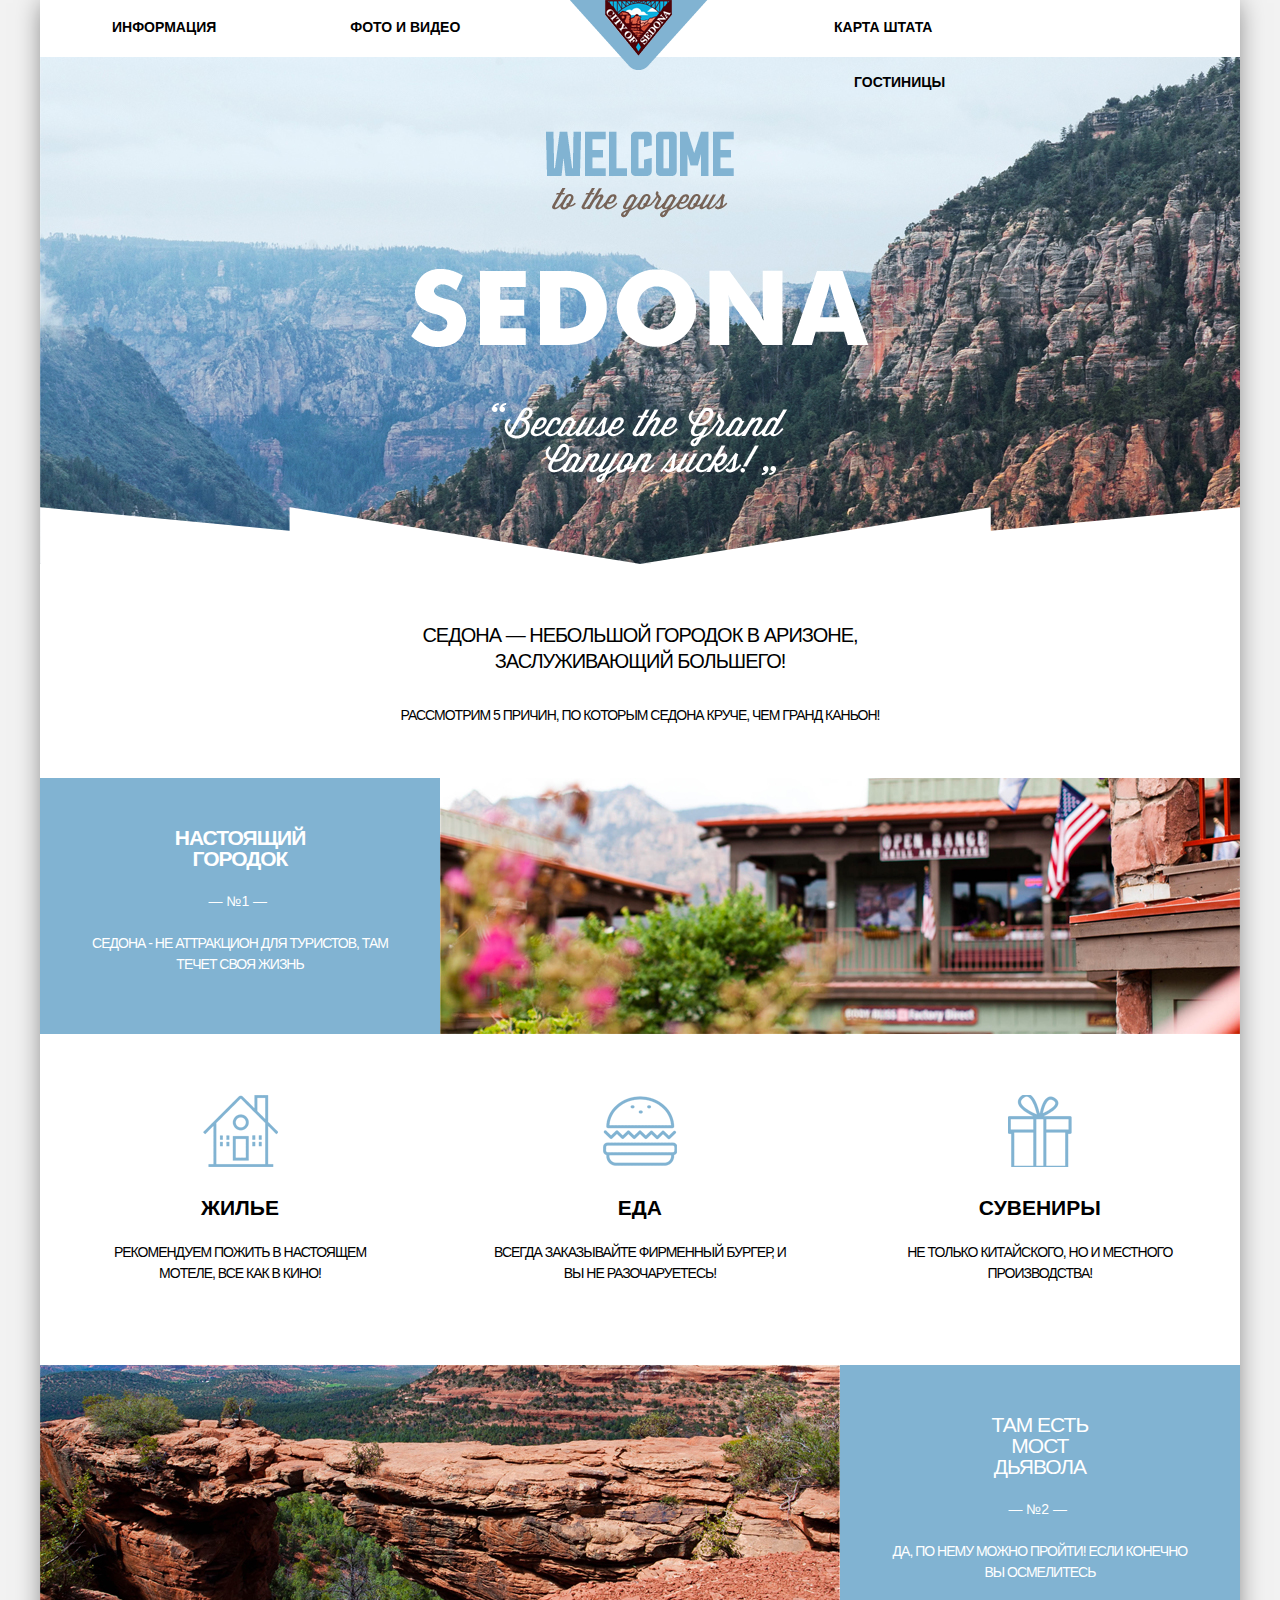
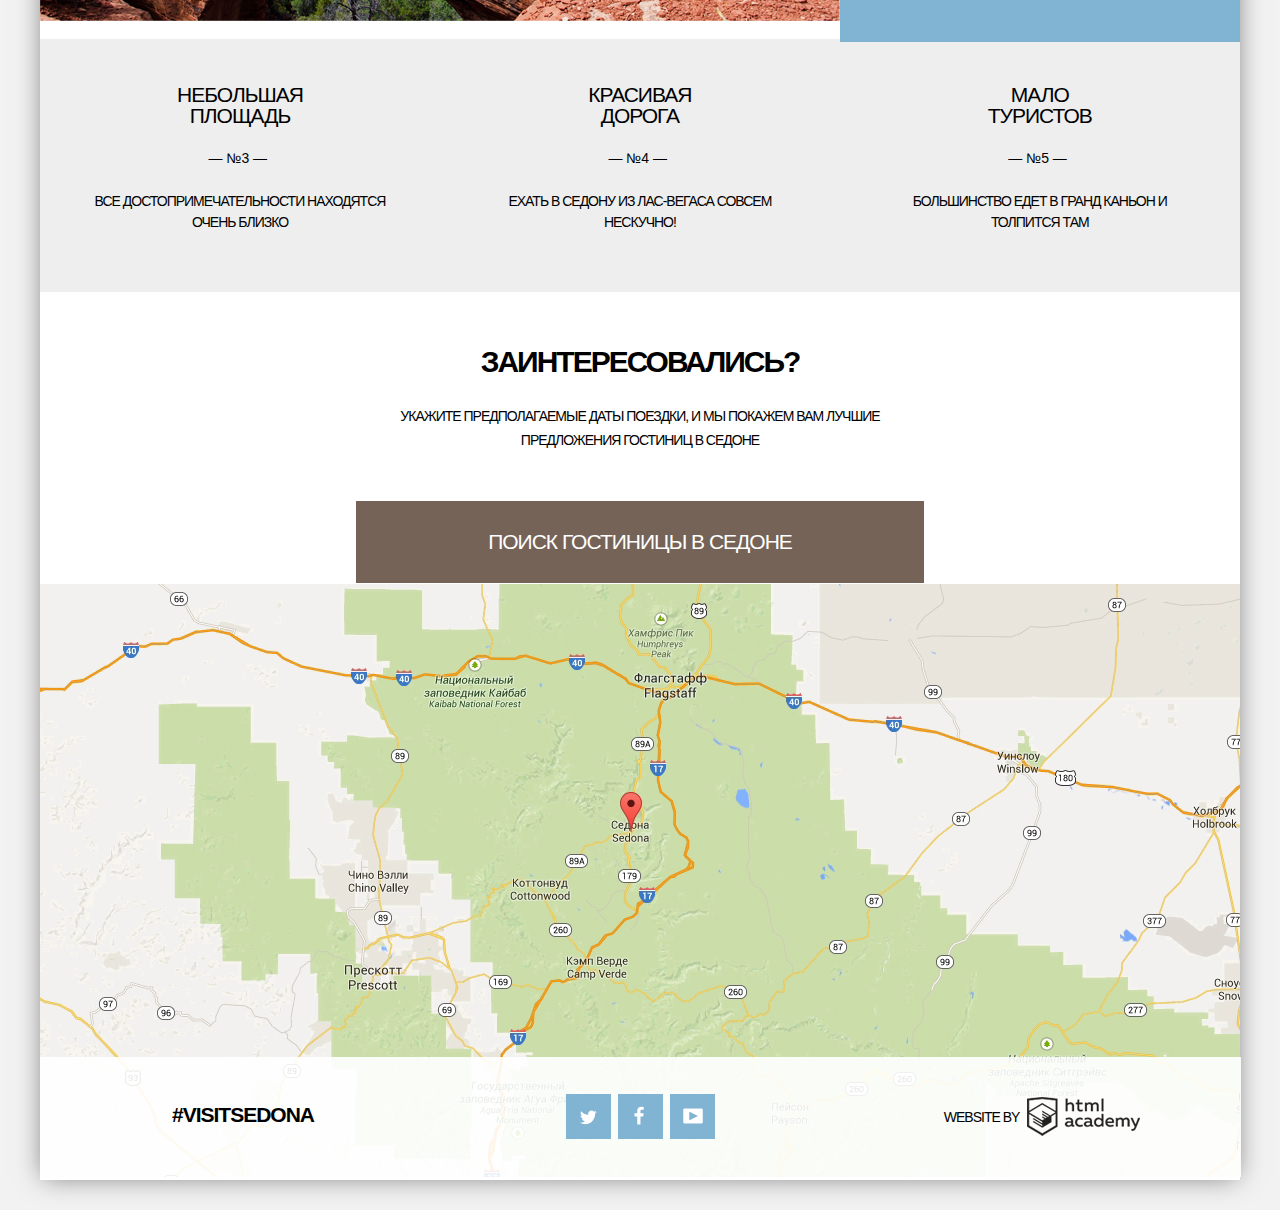
<file: index.html>
<!DOCTYPE html>
<html lang="en">
	<head>
		<meta charset="UTF-8">
		<title>Sedona</title>
		<link href="css/normalize.css" rel="stylesheet">
		<link href="css/style.css" rel="stylesheet">	
	</head>
	<body>
		<header class="main-header">
			<div class="container clearfix">
				<ul class="left-items">
					<li><a href="">информация</a></li>
					<li><a href="">фото и видео</a></li>
				</ul>
				<div class="logo">
					<img src="img/logo.png" alt="logo">
				</div>		
				<ul class="right-items">
					<li><a href="#">карта штата</a></li>
					<li><a href="#">гостиницы</a></li>
				</ul>
			</div>
		</header>
		<main class="wrapper">
			<div class="slogan">
				<div class="greeting">
					<img src="img/welcome.png" alt="welcome" width="188" height="45">
				</div>
				<div class="text">
					<img src="img/text.png" alt="to the gorgeous" width="176" height="30">
				</div>
				<div class="city-name">
					<img src="img/sedona.png" alt="sedona" width="458" height="78">
				</div>
				<div class="quote">
					<img src="img/quote.png" alt="quote" width="296" height="80">
				</div>
			</div>
			<div class="sub-container">pattern</div>
			<div class="description">
				<h3 class="title">седона — небольшой городок в аризоне, заслуживающий большего!</h3>
				<p class="text">Рассмотрим 5 причин, по которым Седона круче, чем гранд каньон!</p>
			</div>
			<div class="first-reason-container">
				<div class="block-text">
					<div class="block-text-wrapper">
						<h4 class="subtitle">настоящий городок</h4>
						<b class="number">— №1 —</b>
						<p class="short-text">седона - не аттракцион для туристов, там течет своя жизнь</p>
					</div>
				</div>
				<div class="city-foto">
					<img src="img/city.jpg" alt="city-foto" width="800" height="256">
				</div>
			</div>
			<div class="features">
				<div class="features-container house">
					<h4 class="features-title ">жилье</h4>
					<p class="features-text">рекомендуем пожить в настоящем мотеле, все как в кино!</p>
				</div>
				<div class="features-container food">
					<h4 class="features-title">еда</h4>
					<p class="features-text">всегда заказывайте фирменный 	бургер,  и вы не разочаруетесь!</p>
				</div>
				<div class="features-container souvenirs">
					<h4 class="features-title">сувениры</h4>
					<p class="features-text">не только китайского, но и местного производства!</p>
				</div>
			</div>
			<div class="second-reason-container">
				<div class="second-reason-foto">
					<img src="img/bridge.jpg" alt="bridge" width="800" height="256">
				</div>
				<div class="second-reason-block">
					<div class="second-reason-wrapper">
						<h4 class="second-reason-subtitle">там есть мост дьявола</h4>
						<b class="second-reason-number">— №2 —</b>
						<p class="second-reason-short-text">да, по нему можно пройти! Если конечно вы осмелитесь</p>
					</div>
				</div>
			</div>	
			<div class="reasons">
				<div class="reasons-wrapper">
					<h4 class="reasons-subtitle">небольшая площадь</h4>
					<b class="reasons-number">— №3 —</b>
					<p class="reasons-short-text">все достопримечательности находятся очень близко</p>
				</div>
				<div class="reasons-wrapper">
					<h4 class="reasons-subtitle">красивая дорога</h4>
					<b class="reasons-number">— №4 —</b>
					<p class="reasons-short-text">ехать в седону из лас-вегаса совсем нескучно!</p>
				</div>
				<div class="reasons-wrapper">
					<h4 class="reasons-subtitle">мало туристов</h4>
					<b class="reasons-number">— №5 —</b>
					<p class="reasons-short-text">большинство едет в гранд каньон и толпится там</p>
				</div>
			</div>
			<div class="search-block">
				<h3 class="search-block-title">заинтересовались?</h3>
				<p class="search-block-text">укажите предполагаемые даты поездки, и мы покажем вам лучшие предложения гостиниц в седоне
				</p>
				<a href="" class="button">поиск гостиницы в седоне</a>
			</div>
			<div class="block-map">
				<img src="img/map.jpg" alt="map" width="1200" height="593">
			</div>
		</main>
		<footer class="footer">
			<div class="footer-container">
				<div class="hashtag">#visitsedona</div>
				<div class="social-container">
					<a href="#" class="social-btn social-twitter">twitter</a> 
					<a href="#" class="social-btn social-facebook">facebook</a> 
					<a href="#" class="social-btn social-youtube">youtube</a> 		
				</div>	
				<div class="website-by">
					<p class="website-by-text">website by</p>
					<a href="index.html" class="htmlacademy">htmlacademy
						<img src="img/htmlacademy.png" alt="htmlacademy" width="113" height="39">
					</a>
				</div>
			</div>
		</footer>
	</body>
</html>
</file>
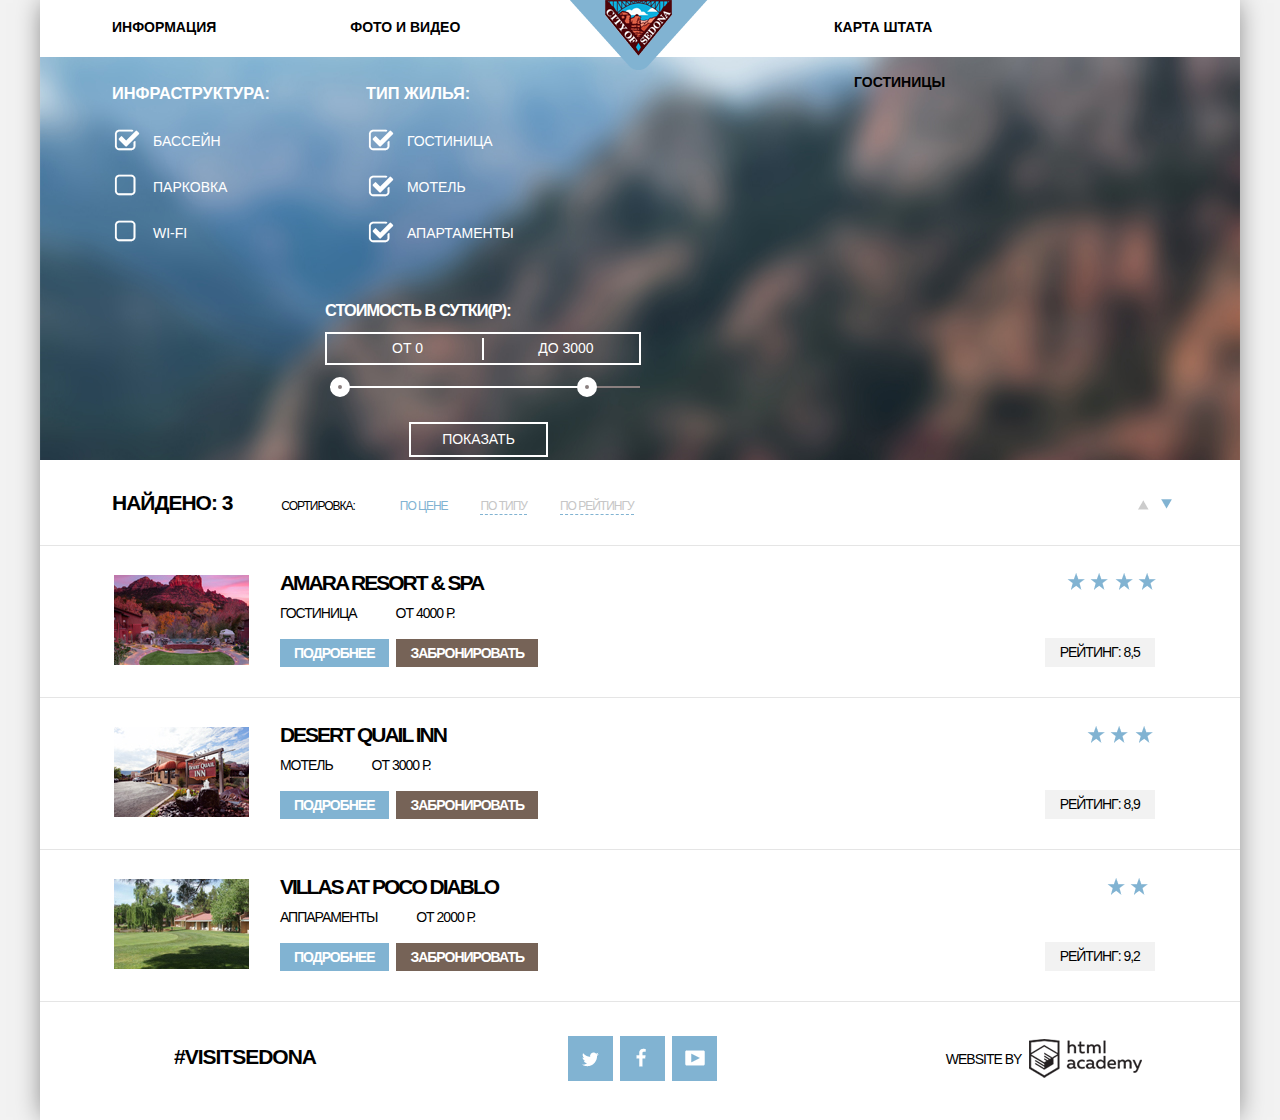
<file: inner.html>
<!DOCTYPE html>
<html lang="en">
	<head>
		<meta charset="UTF-8">
		<title>Sedona</title>
		<link href="css/normalize.css" rel="stylesheet">
		<link href="css/style.css" rel="stylesheet">	
	</head>
	<body>
		<header class="main-header">
			<div class="container">
				<ul class="left-items">
					<li><a href="">информация</a></li>
					<li><a href="">фото и видео</a></li>
				</ul>
				<div class="logo">
					<img src="img/logo.png" alt="logo">
				</div>		
				<ul class="right-items">
					<li><a href="#">карта штата</a></li>
					<li><a href=""#>гостиницы</a></li>
				</ul>
			</div>
		</header>
		<main class="inner-wrapper">
			<div class="background-wrapper">
				<div class="inner-container">	
					<div class="inner-left">
						<form action="form.php" class="form">
							<div class="infrastructure-wrapper">
								<h3 class="infrastructure-title">инфраструктура:</h3>
								<fieldset class="infrastructure-grid">
									<label for="сheck-on-field" class=" сheck-on-field">
									<input type="checkbox" checked><span>бассейн</span>	
									</label>
									<label for="checkbox-field" class=" сheck-off-field">
									<input type="checkbox"><span>парковка</span>	
									</label>
									<label for="checkbox-field" class=" сheck-off-field">
									<input type="checkbox"><span>wi-fi</span></label>
								</fieldset>	
							</div>	
							<div class="residence-wrapper">
								<h3 class="residence-title">тип жилья:</h3>
								<fieldset class="residence-grid">
									<label for="ckeck-on-field" class=" сheck-on-field">
									<input type="checkbox" checked><span>гостиница</span>	
									</label>
									<label for="check-on-field" class=" сheck-on-field">
									<input type="checkbox" checked><span>мотель</span>	
									</label>
									<label for="check-on-field" class=" сheck-on-field">
									<input type="checkbox" checked><span>апартаменты</span>	
									</label>
								</fieldset>	
							</div>	
						</form>
					</div>
					<div class="inner-right">
						<h3 class="cost">стоимость в сутки(р):</h3>
						<div class="form-container">
							<div class="price-block">
								<span>от</span>
								<input type="number" name="inner-number" class="inner-number" placeholder="0">
								<span>до</span>
								<input type="number" name="inner-number" class="inner-number" placeholder="3000">
							</div>	
							<div class="button-wrapper">
								<div class="buttons min-button"></div>
								<div class="active-line"></div>
								<div class="buttons max-button"></div>
							</div>
						</div>
						<a href="#" class="cost-btn">показать</a>
					</div>
				</div>
			</div>	
			<div class="results-container">
				<div class="inner-box">
					<div class="sorting-results">найдено: 3</div>
					<div class="sorting-links">
						<div class="sorting-title">сортировка:</div>
						<a href="#" class="active">по цене</a>
						<a href="#">по типу</a>
						<a href="#">по рейтингу</a>
					</div>
					<div class="sorting-container">
							<a href="#" class="up">вверх</a>
							<a href="#" class="down active">вниз</a>
					</div>
				</div>	
			</div>
			<div class="common-container">
				<div class="hotels-container">
					<div class="hotels-box">
						<div class="hotels-wrapper">
							<div class="photo-container">
								<img src="img/amara-resort.jpg" alt="amara-resort-hotel" width="135" height="90" class="hotel">
							</div>
							<div class="representative-card">
								<div class="representative-card-title">Amara Resort & Spa</div>
								<p class="residence-type">гостиница</p>
								<p class="residence-price">от 4000 р.</p>
								<a href="" class="more">подробнее</a>
								<a href="" class="reservation">забронировать</a>
							</div>
							<div class="rating">
								<ul class="rating-block">
									<li></li>
									<li></li>
									<li></li>
									<li></li>
								</ul>
								<div class="rating-results">рейтинг: 8,5</div>
							</div>
						</div>
					</div>
				</div>
				<div class="hotels-container">	
					<div class="hotels-box">
						<div class="hotels-wrapper">
							<div class="photo-container">
								<img src="img/desert-quail.jpg" alt="desert-quail-inn" width="135" height="90" class="hotel">
							</div>
							<div class="representative-card">
								<div class="representative-card-title">Desert Quail Inn</div>
								<p class="residence-type">мотель</p>
								<p class="residence-price">от 3000 р.</p>
								<a href="" class="more">подробнее</a>
								<a href="" class="reservation">забронировать</a>
							</div>
							<div class="rating">
								<ul class="rating-block">
									<li></li>
									<li></li>
									<li></li>
								</ul>
								<div class="rating-results">рейтинг: 8,9</div>
							</div>
						</div>
					</div>
				</div>
				<div class="hotels-container">	
					<div class="hotels-box">	
						<div class="hotels-wrapper">
							<div class="photo-container">
								<img src="img/villas.jpg" alt="villas-at-poco-diablo" width="135" height="90" class="hotel">
							</div>
							<div class="representative-card">
								<div class="representative-card-title">Villas at Poco Diablo</div>
								<p class="residence-type">аппараменты</p>
								<p class="residence-price">от 2000 р.</p>
								<a href="" class="more">подробнее</a>
								<a href="" class="reservation">забронировать</a>
							</div>
							<div class="rating">
								<ul class="rating-block">
									<li></li>
									<li></li>
								</ul>
								<div class="rating-results">рейтинг: 9,2</div>
							</div>
						</div>
					</div>	
				</div>
			</div>
		</main>
		<footer class="inner-footer">
			<div class="inner-footer-container">
				<div class="hashtag">#visitsedona</div>
				<div class="social-container">
					<a href="#" class="social-btn social-twitter">twitter</a> 
					<a href="#" class="social-btn social-facebook">facebook</a> 
					<a href="#" class="social-btn social-youtube">youtube</a> 		
				</div>	
				<div class="website-by">
					<p class="website-by-text">website by</p>
					<a href="index.html" class="htmlacademy">htmlacademy
						<img src="img/htmlacademy.png" alt="htmlacademy" width="113" height="39">
					</a>
				</div>
			</div>
		</footer>
	</body>
</html>
</file>
<file: css/style.css>
@font-face {
	font-family: "PTSans-Regular";
	src:url("fonts/web/ptsans.woff"),
		font-weight: normal;
}

@font-face {
	font-family: "PTSans-Bold";
	src:url("fonts/web/ptsansbold.woff"),
		font-weight: bold;
}

html, body {
	margin: 0;
	padding: 0;
}

html {
	width: auto;
	height: auto;
	background-color: #F2F2F2;
}

body {
	width: 1200px;
	margin: 0 auto;
	height: auto;
	font-size: 14px;
	font-family: "PT Sans", Arial, Verdana, sans-serif;
	font-style: normal;
	color: #000;
	box-shadow: 0 0 25px -3px rgba(0, 0, 0, 0.5);
	background-color: #fff;
}

.main-header {
	height: 57px;
	line-height: 55px;
}

.container {
	position: relative;
	width: 1056px;
	margin: 0 auto;
}

.left-items {
	position: relative;
	float: left;
	width: 455px;
	padding: 0;
	margin: 0 auto;
	z-index: 1000;
}

.left-items li {
	display: inline-block;
	list-style: none;
	margin-right: 130px;
	font-size: 14px;
	line-height: 24px;
	font-weight: bold;
}

.left-items li:last-child {
	margin-right: 0;
}

.left-items a {
	display: block;
	text-decoration: none;
	color: #000;
	text-transform: uppercase;
}

.right-items {
	position: relative;
	float: right;
	width: 461px;
	padding: 0;
	margin: 0 auto;
	z-index: 1000;
}

.right-items li {
	display: inline-block;
	list-style: none;
	margin-left: 127px;
	font-size: 14px;
	line-height: 24px;
	font-weight: bold;
}

.right-items li:last-child {
	margin-left: 147px;
}

.right-items a {
	display: block;
	text-decoration: none;
	color: #000;
	text-transform: uppercase;
}

.logo {
	position: absolute;
	z-index: 100;
	display: inline-block;
	width: 138px;
	margin-left: -50px;
}

.logo img {
	position: absolute;
}
/*Начало стилей внутренней страницы*/


.background-wrapper {
	padding-bottom: 3px;
	background-color: #fff;
	background-image: url(../img/inner-ground.jpg);
	background-repeat: no-repeat;
	background-position: 0 0;
}

.inner-container {
	width: 1056px;
	margin: 0 auto;
}

.inner-left {
	display: inline-block;
	padding-top: 15px;
	margin-right: 0;
	margin-bottom: 19px;
	vertical-align: top;
}


.infrastructure-wrapper {
	display: inline-block;
	width: 240px;
	vertical-align: top;
}

.infrastructure-title {
	display: inline-block;
	line-height: 21px;
	padding: 11px 0;
	text-transform: uppercase;
	color: #fff;
	margin: 0;
}
.infrastructure-grid {
	position: relative;
	padding: 0;
	border: none;
}

.infrastructure-grid > label {
	position: relative;
	display: block;
	padding: 16px 0 9px 39px;
	color: #fff;
	text-transform: uppercase;
	line-height: 21px;
}

.сheck-on-field::before {
	content: "";
	position: absolute;
	width: 26px;
    height: 22px;
    left: 0;
    top: 14px;
	background-image: url(../img/spritesheet.png);
	background-repeat: no-repeat;
	background-position: -24px -94px;
}
.сheck-off-field::before {
	content: "";
	position: absolute;
	width: 22px;
    height: 22px;
    left: 0;
    top: 13px;
	background-image: url(../img/spritesheet.png);
	background-repeat: no-repeat;
	background-position: -231px -24px;
}

.infrastructure-grid input {
	display: none;
}

.residence-wrapper {
	display: inline-block;
	width: 268px;
	padding-left: 14px;
	margin-left: -4px;
	vertical-align: top;
}

.residence-grid {
	padding: 0;
	border: none;
}

.residence-grid > label {
	position: relative;
	display: block;
	padding: 16px 0 9px 39px;
	color: #fff;
	text-transform: uppercase;
	font-size: 14px;
	line-height: 21px;
} 

.residence-wrapper input {
	display: none;
}

.residence-title {
	display: inline-block;
	line-height: 21px;
	padding: 11px 0;
	text-transform: uppercase;
	color: #fff;
	margin: 0;
}

.inner-right {
	display: inline-block;
	width: 528px;
}

.cost {
	margin: 0;
	color: #fff;
	text-transform: uppercase;
	padding-left: 213px;
	padding-top: 29px;
	letter-spacing: -1px;
}

.form-container {
	display: inline-block;
	padding-top: 12px;
	margin: 0  75px 15px 213px;
}

.price-block {
	position: relative;
	width: 312px;
	border: 2px solid #fff;
}

.price-block span {
	display: inline-block;
	font-size: 14px;
	line-height: 21px;
	padding-left: 65px;
	color: #fff;
	text-transform: uppercase;
}

.price-block span:first-of-type::after {
	content: "";
	position: absolute;
	width: 2px;
	height: 22px;
	top: 4px;
	left: 155px;
	bottom: 5px;
	background-color: #fff;
}

.inner-number {
	width: 50px;
	border: none;
	color: #fff;
	margin-right: 4px;
	padding: 6px 0 7px;
	background-color: transparent;
	display: inline-block;
}

::-webkit-input-placeholder {
	color: #fff;
}

.button-wrapper {
	position: relative;
	width: 270px;
	height: 2px;
	background-color: #fff;
	margin: 21px 0 19px 5px;
}

.active-line {
	position: absolute;
	top: 0;
	left: 260px;
	width: 50px;
	height: 2px;
	background-color: #8A7F7F;
}

.buttons {
	position: absolute;
	top: -9px;
	width: 4px;
	height: 4px;
	border: 8px solid #fff;
	border-radius: 50%;
	cursor: pointer;
	background-color: #8A7F7F;
}

.max-button {
	left: 247px;
}

.buttons:active {
	background-color: #1C4F80;
}

.inner-right .cost-btn {
	display: inline-block;
	width: 135px;
	color: #fff;
	padding: 5px 0;
	text-align: center;
	text-decoration: none;
	text-transform: uppercase;
	background-color: transparent;
	border: 2px solid #fff;
	line-height: 21px;
	margin-left: 297px;
}

.inner-box {
	margin-top: 28px;
	padding-bottom: 20px;
}

.sorting-results {
	display: inline-block;
	margin-left: 72px;
	font-size: 21px;
	line-height: 26px;
	letter-spacing: -1px;
	font-weight: bold;
	text-transform: uppercase;
}

.sorting-links {
	display: inline-block;
	margin-left: 35px;
	letter-spacing: -1px;
}

.sorting-title {
	display: inline-block;
	padding: 9px 27px 10px 10px;
	font-size: 12px;
	line-height: 18px;
	text-transform: uppercase;
}

.sorting-links a {
	display: inline-block;
	font-size: 12px;
	margin-left: 15px;
	margin-right: 15px;
	text-decoration: none;
	text-transform: uppercase;
	color: #C6C6C6;
	border-bottom: 1px dashed #81B3D2;
}

.sorting-links .active {
	color: #81B3D2;
	border: none;
}

.sorting-container {
	position: relative;
	display: inline-block;
	margin-left: 480px;
}

.sorting-container a {
	font-size: 0;
}

.sorting-container .up::before {
	content: "";
	position: absolute;
	top: 3px;
	left: 6px;
	background-image: url(../img/spritesheet.png);
	width: 11px;
    height: 10px;
    background-position: -301px -24px;
}

.sorting-container .down::after {
	content: "" ;
	position: absolute;
	top: 2px;
	left: 29px;
	background-image: url(../img/spritesheet.png);
	width: 11px;
    height: 10px;
    background-position: -157px -94px;
}

.hotels-container {
	border-bottom: 1px solid #E5E5E5;
}

.common-container .hotels-container:first-child {
	border-top: 1px solid #E5E5E5;

}
.hotels-wrapper {
	padding: 16px 0 29px 2px;
}

.hotels-box {
	width: 1056px;
	margin: 0 auto;
}	

.photo-container {
	display: inline-block;
	vertical-align: top;
}

.representative-card {
	width: 260px;
	display: inline-block;
	margin-left: 27px;
	vertical-align: top;
}

.representative-card-title {
	font-size: 21px;
	line-height: 26px;
	padding-top: 8px;
	letter-spacing: -2px;
	text-transform: uppercase;
	font-weight: bold;
}

.residence-type {
	display: inline-block;
	margin: 0;
	padding-top: 9px;
	text-transform: uppercase;
	letter-spacing: -1px;
}

.residence-price {
	display: inline-block;
	padding-left: 35px;
	margin: 0;
	text-transform: uppercase;
	letter-spacing: -1px;
}

.representative-card a {
	display:  inline-block;
	font-weight: bold;
	text-transform: uppercase;
	text-decoration: none;
	letter-spacing: -1px;
	color: #fff;
	padding: 6px 14px;
	margin-top: 18px;
}

.hotel {
	padding-top: 13px;
}

.representative-card .more {
	background-color: #81B3D2;
}

.representative-card .reservation {
	background-color: #766357;
	margin-left: 4px;
}

.rating {
	display: inline-block;
	width: 133px;
	margin-left: 474px;
}

.rating-block {
	position: relative;
	display: inline-block;
	vertical-align: top;
	height: 22px;
	width: 100px;
	list-style: none;
	margin-left: 43px;
	margin-top: 10px;
}

.rating-block li::before {
	position: absolute;
	content: "";
	background-image: url(../img/star.png);
	background-repeat: no-repeat;
	background-position: 50% 50%;
	left: 5px;
	display: inline-block;
	width: 20px;
	height: 20px;
}

.rating-block li:nth-of-type(2)::before{
	position: absolute;
	content: "";
	background-image: url(../img/star.png);
	background-repeat: no-repeat;
	background-position: 50% 50%;
	left: 28px;
	display: inline-block;
	width: 20px;
	height: 20px;
}

.rating-block li:nth-of-type(3)::before {
	position: absolute;
	content: "";
	background-image: url(../img/star.png);
	background-repeat: no-repeat;
	background-position: 50% 50%;
	left: 53px;
	display: inline-block;
	width: 20px;
	height: 20px;
}

.rating-block li:nth-of-type(4)::before {
	position: absolute;
	content: "";
	background-image: url(../img/star.png);
	background-repeat: no-repeat;
	background-position: 50% 50%;
	left: 76px;
	display: inline-block;
	width: 20px;
	height: 20px;
}

.rating-results {
	line-height: 21px;
	text-transform: uppercase;
	background-color: #F2F2F2;
	margin-left: 27px;
	margin-top: 30px;
	padding: 4px 0;
	width: 110px;
	text-align: center;
	letter-spacing: -1px;
}

.hotels-container .hotels-wrapper:nth-of-type(2){
	margin-top: 30px;
	padding-top: 16px;
}

.hotels-container:nth-of-type(2) .rating-block {
	width: 73px;
	margin-left: 63px;
}

.hotels-container:nth-of-type(3) .rating-block {
	width: 53px;
	margin-left: 83px;
}

.inner-footer {
	margin-top: 30px;
	padding-bottom: 30px;
}

.inner-footer-container {
	width: 1056px;
	margin: 0 auto;

}

/*Конец стилей внутренней страницы*/

.wrapper {
	position: relative;
	width: auto;
	background-image: url(../img/background.jpg);
	background-repeat: no-repeat;
	background-position: 0 0;
}

.slogan {
	width: 575px;
	margin-left: auto;
	margin-right: auto;
}

.slogan > div {
	width: 495px;
	text-align: center;
	margin: 0 auto;
}

.greeting {
	padding-top: 74px;
}

.text {
	padding-top: 9px;
}

.city-name {
	padding-top: 43px;
}

.quote {
	padding-top: 53px;
}

.sub-container {
	position: absolute;
	width: 1200px;
	height: 78px;
	font-size: 0;
	background-image: url(../img/pattern.png);
	background-repeat: no-repeat;
	background-position: 0 21px;
}

.description {
	position: relative;
	width: auto;
	background-color: #fff;
	margin-top: 78px;
	border-top: 1px solid transparent;
	border-bottom: 1px solid transparent;
}

.title {
	display: block;
	width: 505px;
	margin-right: auto;
	margin-left: auto;
	margin-top: 57px;
	margin-bottom: 19px;
	text-transform: uppercase;
	text-align: center;
	letter-spacing: -1px;
	font-weight: normal;
	font-size: 20px;
	line-height: 26px;
}

.text {
	display: block;
	width: 525px;
	margin-right: auto;
	margin-left: auto;
	margin-bottom: 49px;
	letter-spacing: -1px;
	text-transform: uppercase;
	text-align: center;
	font-size: 14px;
	line-height: 26px;
}

.block-text {
	display: inline-block;
	width: 400px;
	vertical-align: top;
	background-color: #81B3D2;
}

.block-text-wrapper {
	display: block;
	width: 310px;
	margin-right: auto;
	margin-left: auto;
}

.block-text-wrapper .subtitle {
	width: 140px;
	margin-right: auto;
	margin-left: auto;
	margin-top: 49px;
	margin-bottom: 0;
	font-size: 21px;
	line-height: 21px;
	color: #fff;
	text-transform: uppercase;
	text-align: center;
	letter-spacing: -1px;
}

 .block-text {
	margin-right: 0;
}

.city-foto {
	display: inline-block;
	vertical-align: top;
	width: 800px;
}

.city-foto {
	margin-right: 0px;
	margin-left: -4px;
}

.number {
	display: block;
	width: 63px;
	margin-right: auto;
	margin-left: auto;
	margin-top: 24px;
	color: #fff;
	font-weight: normal;
}

.short-text {
	display: block;
	width: 310px;
	margin-right: auto;
	margin-left: auto;
	margin-top: 24px;
	padding-bottom: 45px;
	color: #fff;
	text-align: center;
	text-transform: uppercase;
	font-size: 14px;
	line-height: 21px;
	letter-spacing: -1px;
}

.features {
	width: 1200px;
	background-color: #fff;
	padding: 45px 0 67px 0;
}

.features-container {
	position: relative;
	display: inline-block;
	margin-right: 0;
	width: 400px;
	vertical-align: top;
}

.features-container:not(:first-child){
	margin-left: -4px;
}

.features-title {
	display: block;
	width: 150px;
	margin-right: auto;
	margin-left: auto;
	margin-top: 115px;
	margin-bottom: 15px;
	font-size: 21px;
	line-height: 21px;
	text-align: center;
	text-transform: uppercase;
}

.house::before {
	content: "";
	position: absolute;
	top: 13px;
	left: 50%;
	width: 75px;
	height: 72px;
	margin-left: -37.5px;
	background-image: url(../img/house.png);
	background-repeat: no-repeat;
	background-position: 50% 50%;
}

.food::before {
	content: "";
	position: absolute;
	top: 13px;
	left: 50%;
	width: 75px;
	height: 72px;
	margin-left: -37.5px;
	background-image: url(../img/food.png);
	background-repeat: no-repeat;
	background-position: 50% 50%;
}

.souvenirs::before {
	content: "";
	position: absolute;
	top: 13px;
	left: 50%;
	width: 75px;
	height: 72px;
	margin-left: -37.5px;
	background-image: url(../img/souvenirs.png);
	background-repeat: no-repeat;
	background-position: 50% 50%;
}

.features-text {
	display: block;
	width: 310px;
	margin-right: auto;
	margin-left: auto;
	margin-top: 24px;
	font-size: 14px;
	line-height: 21px;
	letter-spacing: -1px;
	text-align: center;
	text-transform: uppercase;
}

.second-reason-block {
	display: inline-block;
	width: 400px;
	vertical-align: top;
	background-color: #81B3D2;
}

.second-reason-wrapper {
	display: block;
	width: 310px;
	margin-right: auto;
	margin-left: auto;
}

.second-reason-subtitle {
	width: 153px;
	margin-right: auto;
	margin-left: auto;
	margin-top: 49px;
	margin-bottom: 0;
	font-size: 21px;
	line-height: 21px;
	font-weight: normal;
	color: #fff;
	text-transform: uppercase;
	text-align: center;
	letter-spacing: -1px;
}

.second-reason-block {
	margin-left: -4px;
}

.second-reason-foto {
	display: inline-block;
	vertical-align: top;
	width: 800px;
}

.second-reason-number {
	display: block;
	width: 63px;
	margin-right: auto;
	margin-left: auto;
	margin-top: 24px;
	color: #fff;
	font-weight: normal;
}

.second-reason-short-text {
	display: block;
	width: 306px;
	margin-right: auto;
	margin-left: auto;
	margin-top: 24px;
	padding-bottom: 45px;
	color: #fff;
	text-align: center;
	text-transform: uppercase;
	font-size: 14px;
	line-height: 21px;
	letter-spacing: -1px;
}

.reasons {
	background-color: #eee;
	margin-top: -3px;
}

.reasons-wrapper {
	display: inline-block;
	width: 400px;
}

.reasons-wrapper {
	margin-right: 0;
}

.reasons-wrapper:not(:first-child) {
	margin-left: -4px;
}

.reasons-subtitle {
	width: 159px;
	margin-right: auto;
	margin-left: auto;
	margin-top: 45px;
	margin-bottom: 0;
	font-size: 21px;
	line-height: 21px;
	font-weight: normal;
	color: #000;
	text-transform: uppercase;
	text-align: center;
	letter-spacing: -1px;
}

.reasons-block {
	margin-left: -4px;
}

.reasons-number {
	display: block;
	width: 63px;
	margin-right: auto;
	margin-left: auto;
	margin-top: 24px;
	color: #000;
	font-weight: normal;
}

.reasons-short-text {
	display: block;
	width: 306px;
	margin-right: auto;
	margin-left: auto;
	margin-top: 24px;
	padding-bottom: 45px;
	color: #000;
	text-align: center;
	text-transform: uppercase;
	font-size: 14px;
	line-height: 21px;
	letter-spacing: -1px;
}

.search-block {
	position: relative;
	width: auto;
	background-color: #fff;
	border-top: 1px solid transparent;
	border-bottom: 1px solid transparent;
}

.search-block-title {
	display: block;
	width: 505px;
	margin-right: auto;
	margin-left: auto;
	margin-top: 57px;
	margin-bottom: 19px;
	text-transform: uppercase;
	text-align: center;
	letter-spacing: -2px;
	font-size: 30px;
	line-height: 24px;
}

.search-block-text {
	display: block;
	width: 525px;
	margin-right: auto;
	margin-left: auto;
	margin-bottom: 49px;
	margin-top: 30px;
	letter-spacing: -1px;
	text-transform: uppercase;
	text-align: center;
	font-size: 14px;
	line-height: 24px;
}

.button {
	display: block;
	width: 568px;
	margin-right: auto;
	margin-left: auto;
	padding: 28px 0;
	background-color: #766357;
	font-size: 21px;
	line-height: 26px;
	letter-spacing: -1px;
	text-transform: uppercase;
	text-decoration: none;
	text-align: center;
	color: #fff;
}

.block-map {
	width: auto;
}

.footer {
	position: relative;
	bottom: 50px;
	margin-top: 30px;
}

.footer-container {
	content: "";
	position: absolute;
	bottom: -17px;
	width: 1056px;
	padding: 33px 75px 29px 70px;
	background-color: rgba(255, 255, 255, 0.9);
}

.hashtag {
	display: inline-block;
	width: 155px;
	padding-left: 62px;
	padding-top: 12px;
	vertical-align: middle;
	font-size: 21px;
	line-height: 26px;
	font-weight: bold;
	letter-spacing: -1px;
	text-transform: uppercase;
}

.social-container {
	display: inline-block;
	vertical-align: top;
	width: 200px;
	margin-left: 235px;
	padding-top: 4px;
}

.social-btn {
	display: inline-block;
	width: 45px;
	height: 45px;
	margin-right: 3px;
	vertical-align: middle;
	background-color: #81B3D2;
	font-size: 0;
}

.social-btn:hover {
	background-color: #669EC0;
}

.social-twitter {
	background-image: url(../img/spritesheet.png);
	background-repeat: no-repeat;
	background-position: -200px -136px;
}

.social-twitter:hover {
	background-color: #669EC0;
}

.social-twitter:active {
	background-image: url(../img/spritesheet.png);
	background-repeat: no-repeat;
	background-position:  -200px -199px;
}

.social-facebook {
	background-image: url(../img/spritesheet.png);
	background-repeat: no-repeat;
	background-position: -82px -140px;
}	

.social-facebook:hover {
	background-color: #669EC0;
}

.social-facebook:active {
	background-image: url(../img/spritesheet.png);
	background-repeat: no-repeat;
	background-position: -140px -140px;
}

.social-youtube {
	background-image: url(../img/spritesheet.png);
	background-repeat: no-repeat;
	background-position: -266px -184px;
}

.social-youtube:hover {
	background-color: #669EC0;
}

.social-youtube:active {
	background-image: url(../img/spritesheet.png);
	background-repeat: no-repeat;
	background-position: -266px -248px;
}

.website-by {
	display: inline-block;
	margin-left: 174px;
	vertical-align: top;
}

.website-by-text {
	display: inline-block;
	margin-bottom: 18px;
	vertical-align: top;
	line-height: 26px;
	text-transform: uppercase;
	letter-spacing: -1px;
}

.htmlacademy {
	display: inline-block;
	margin-left: 4px;
	margin-top: 7px;
	font-size: 0;
}
</file>
